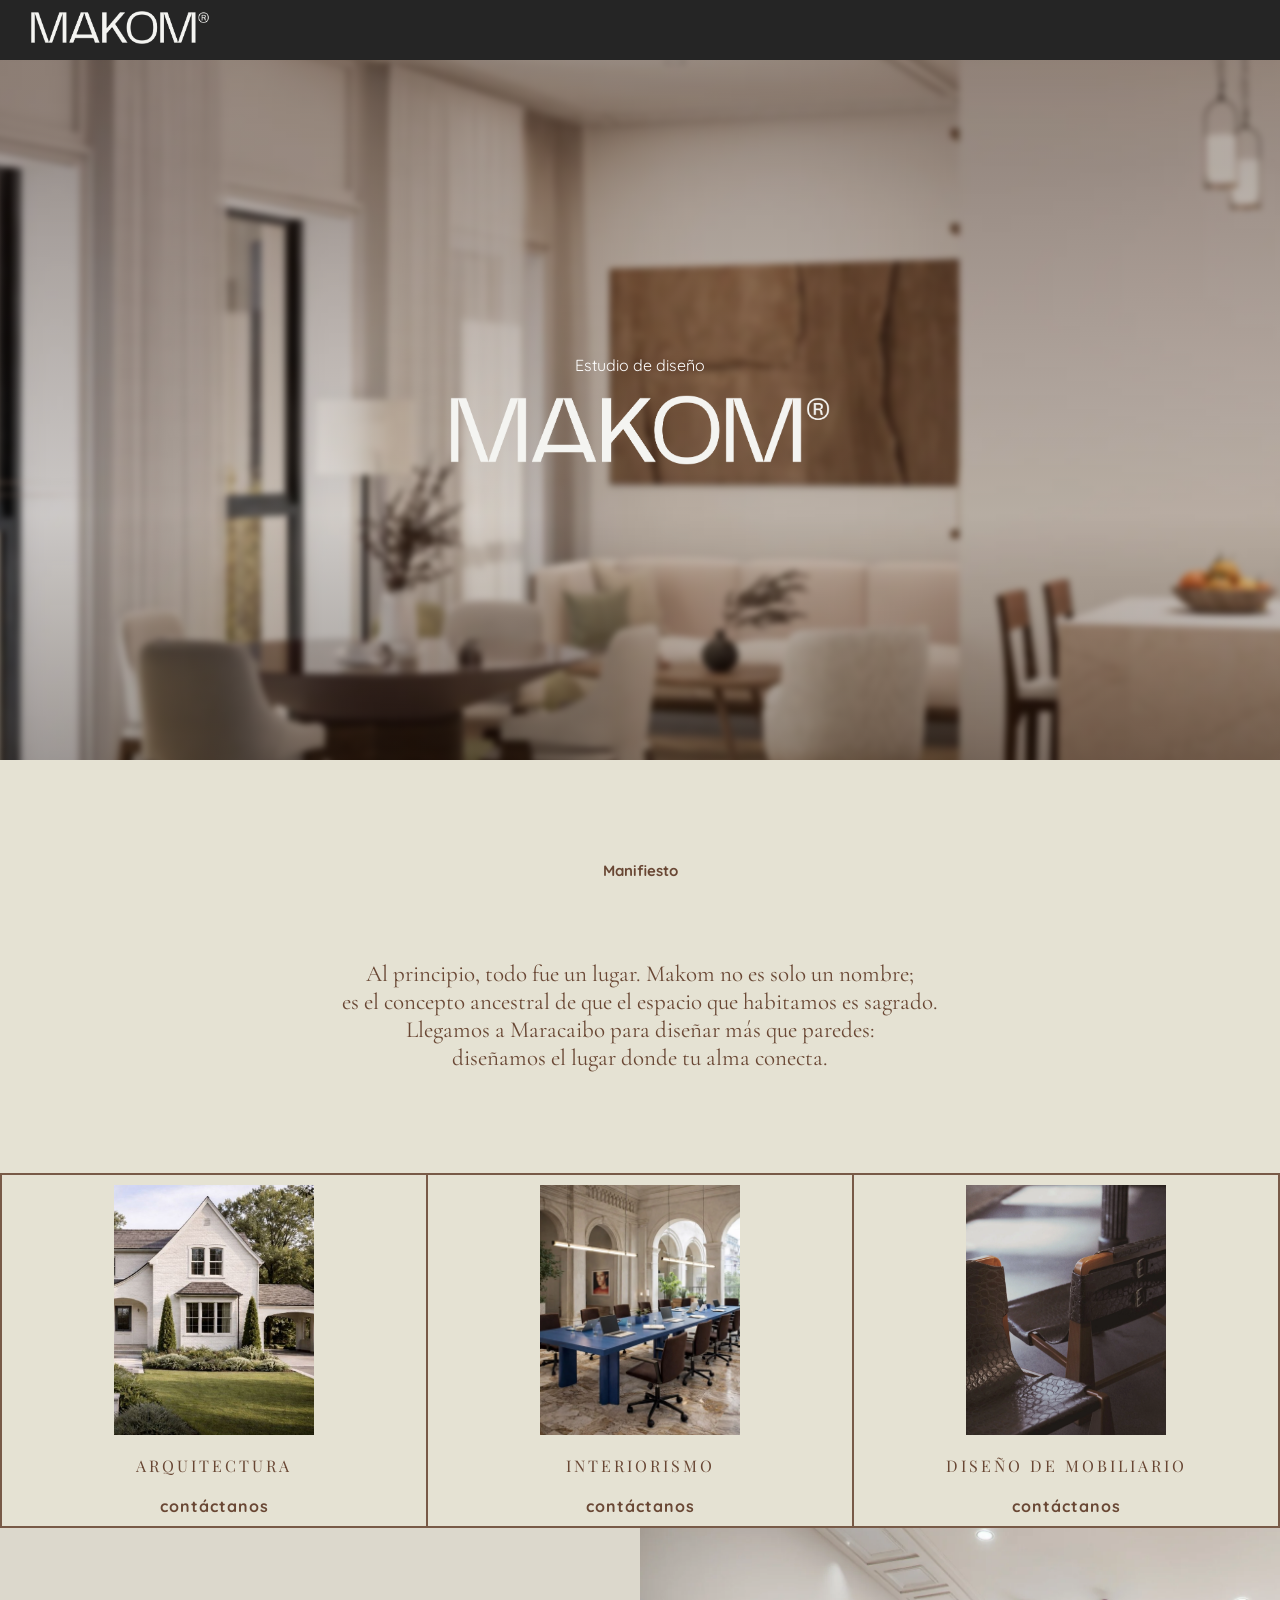
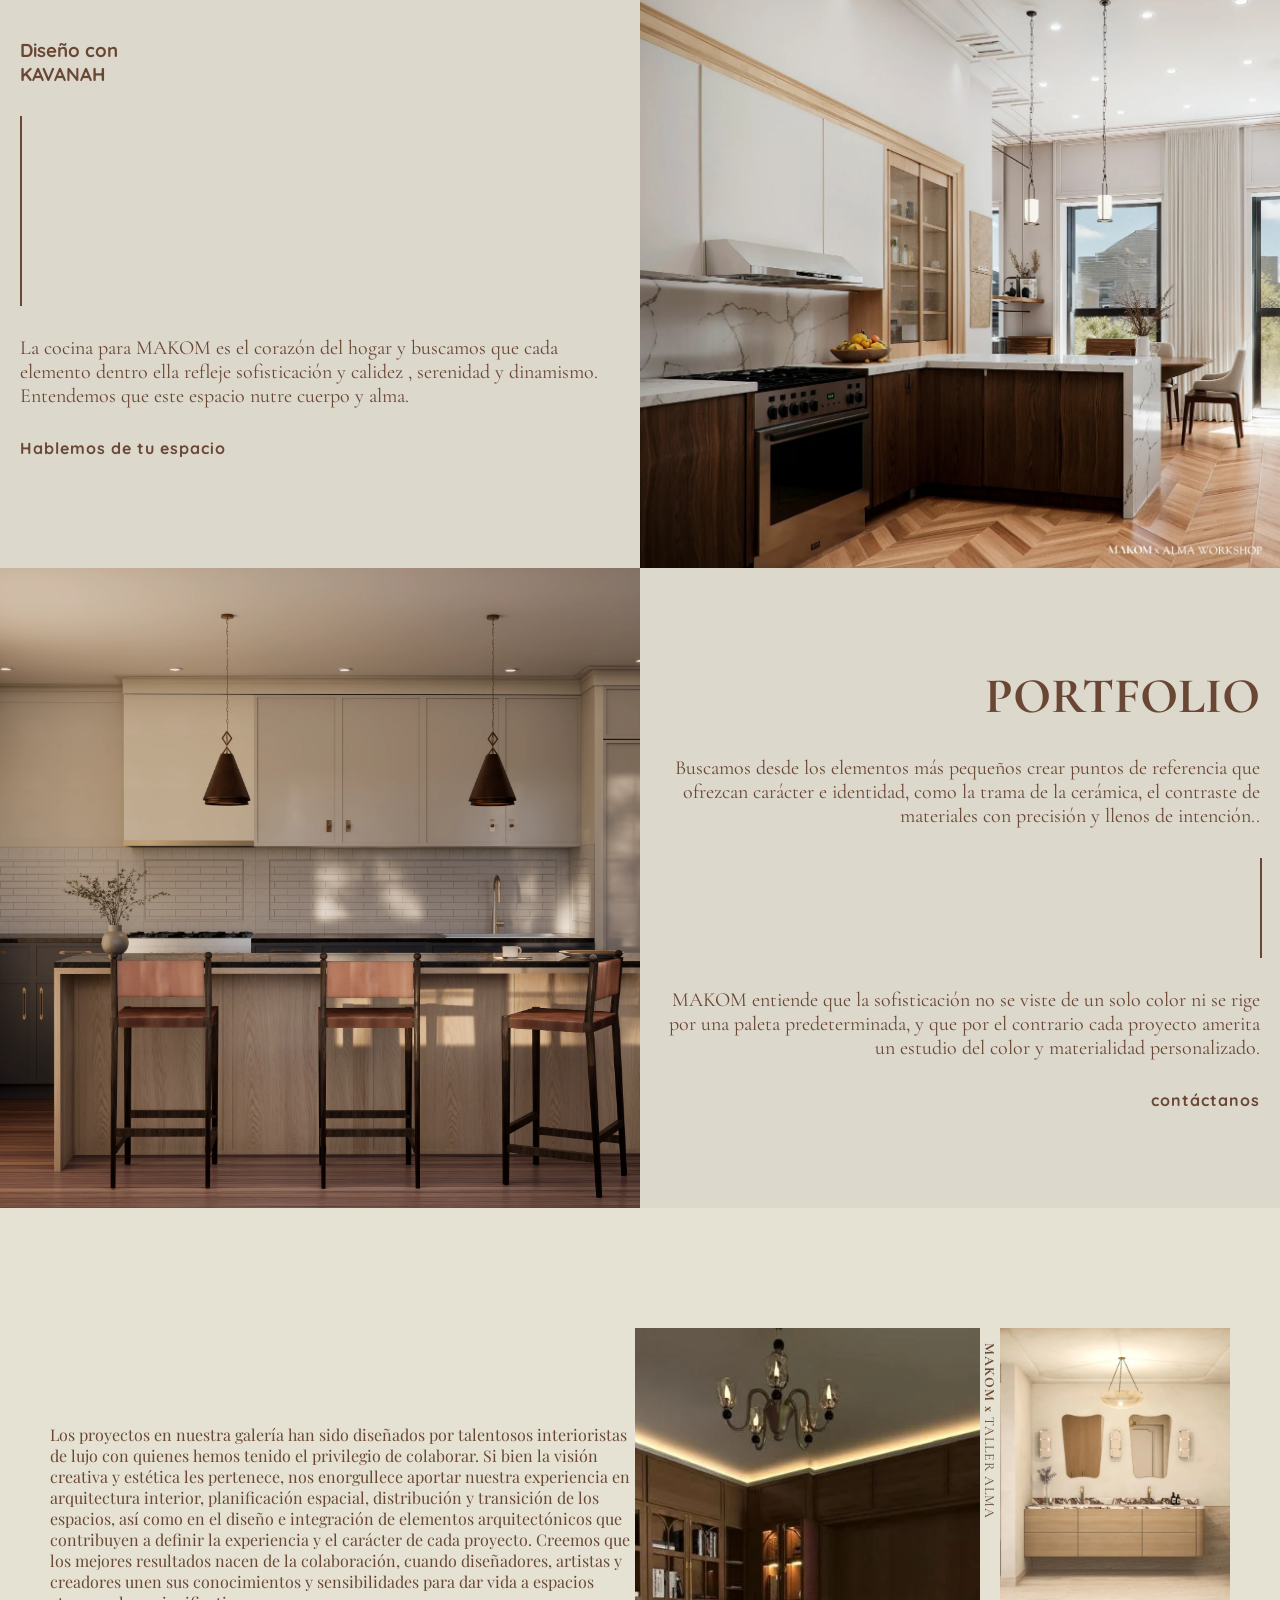
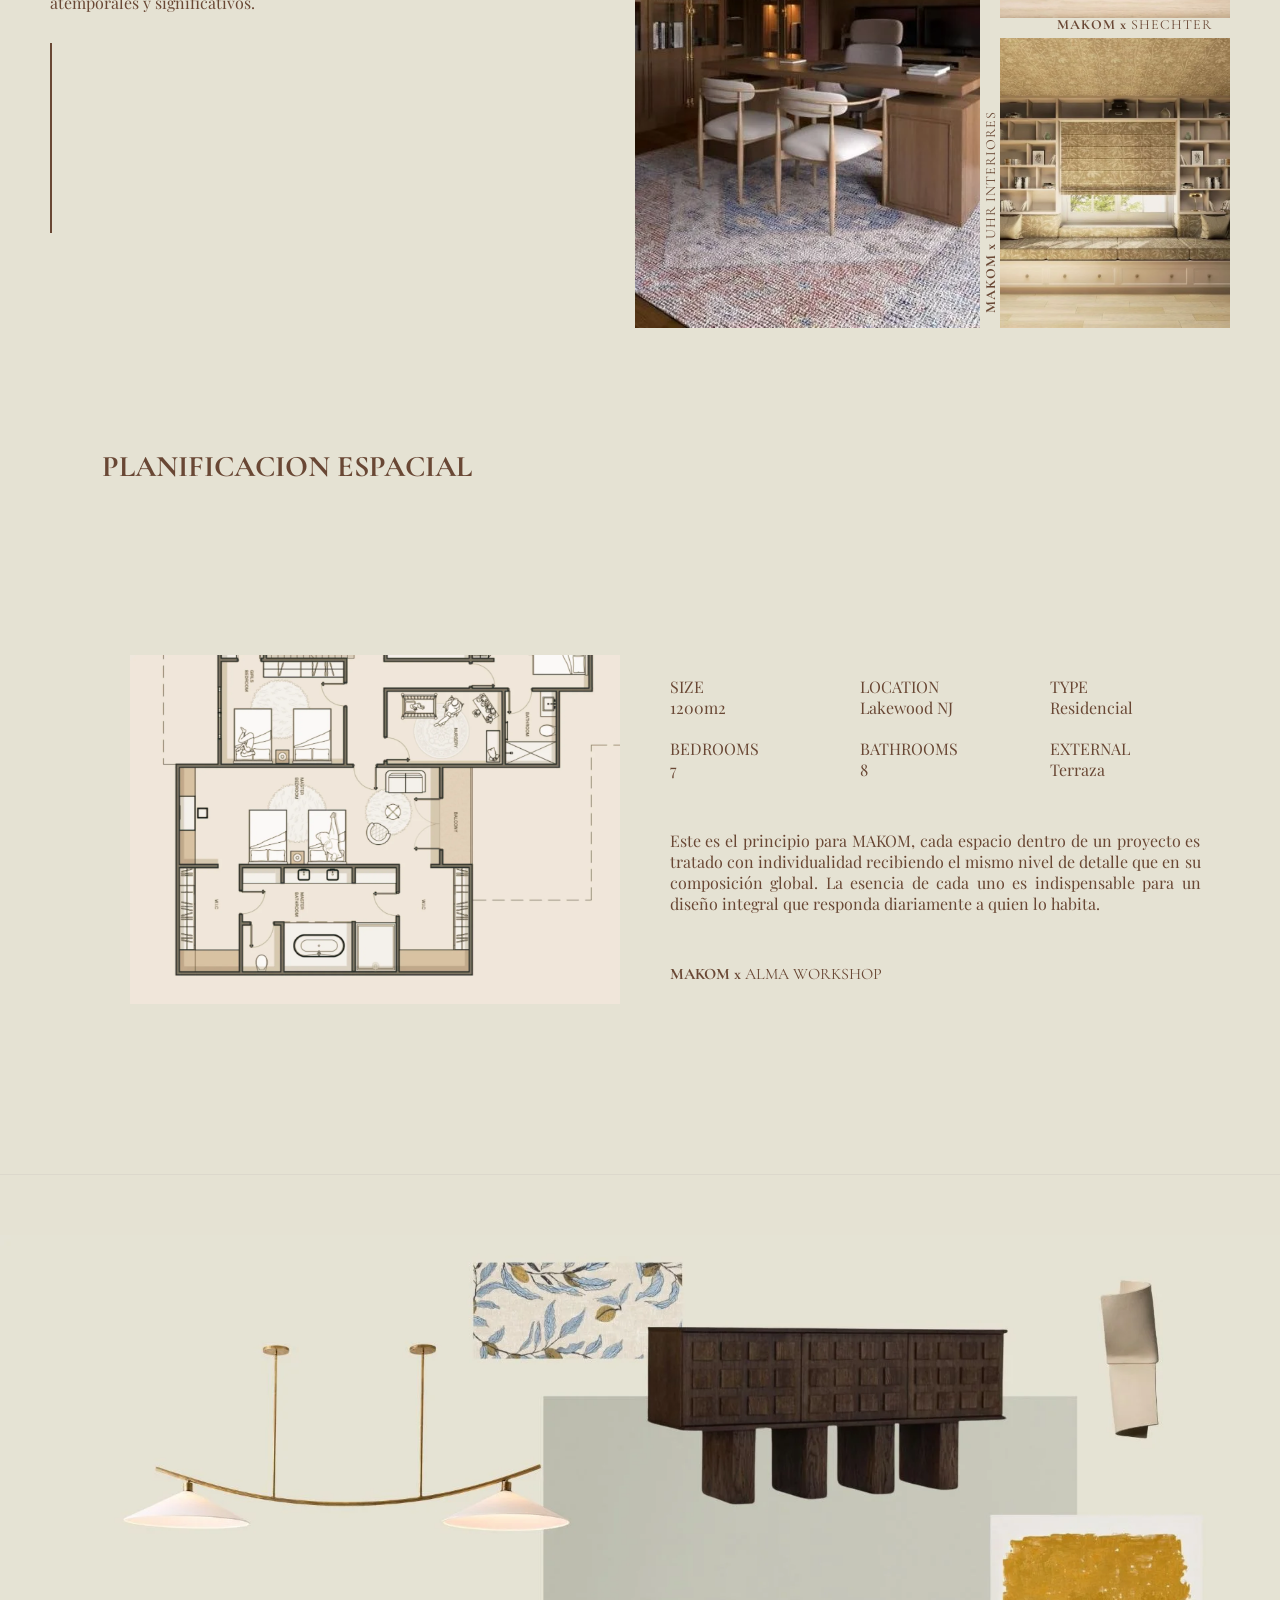
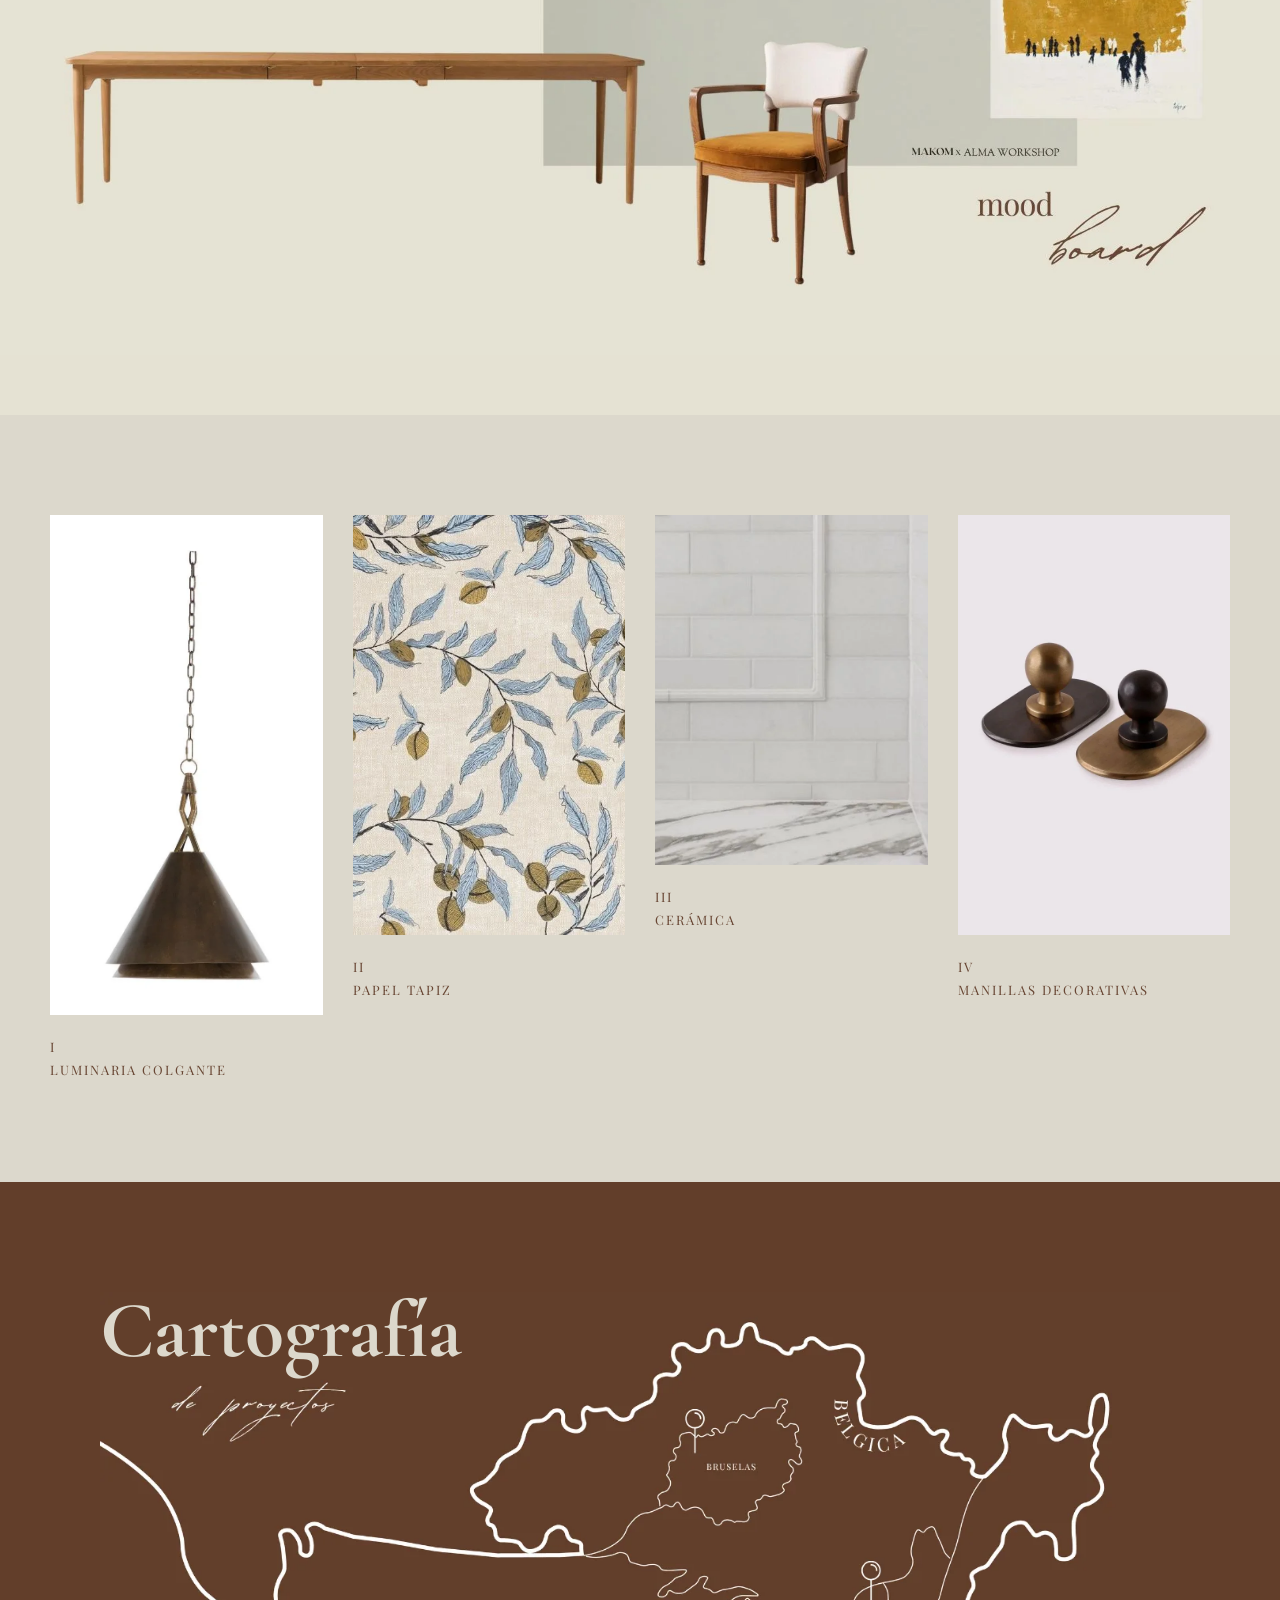
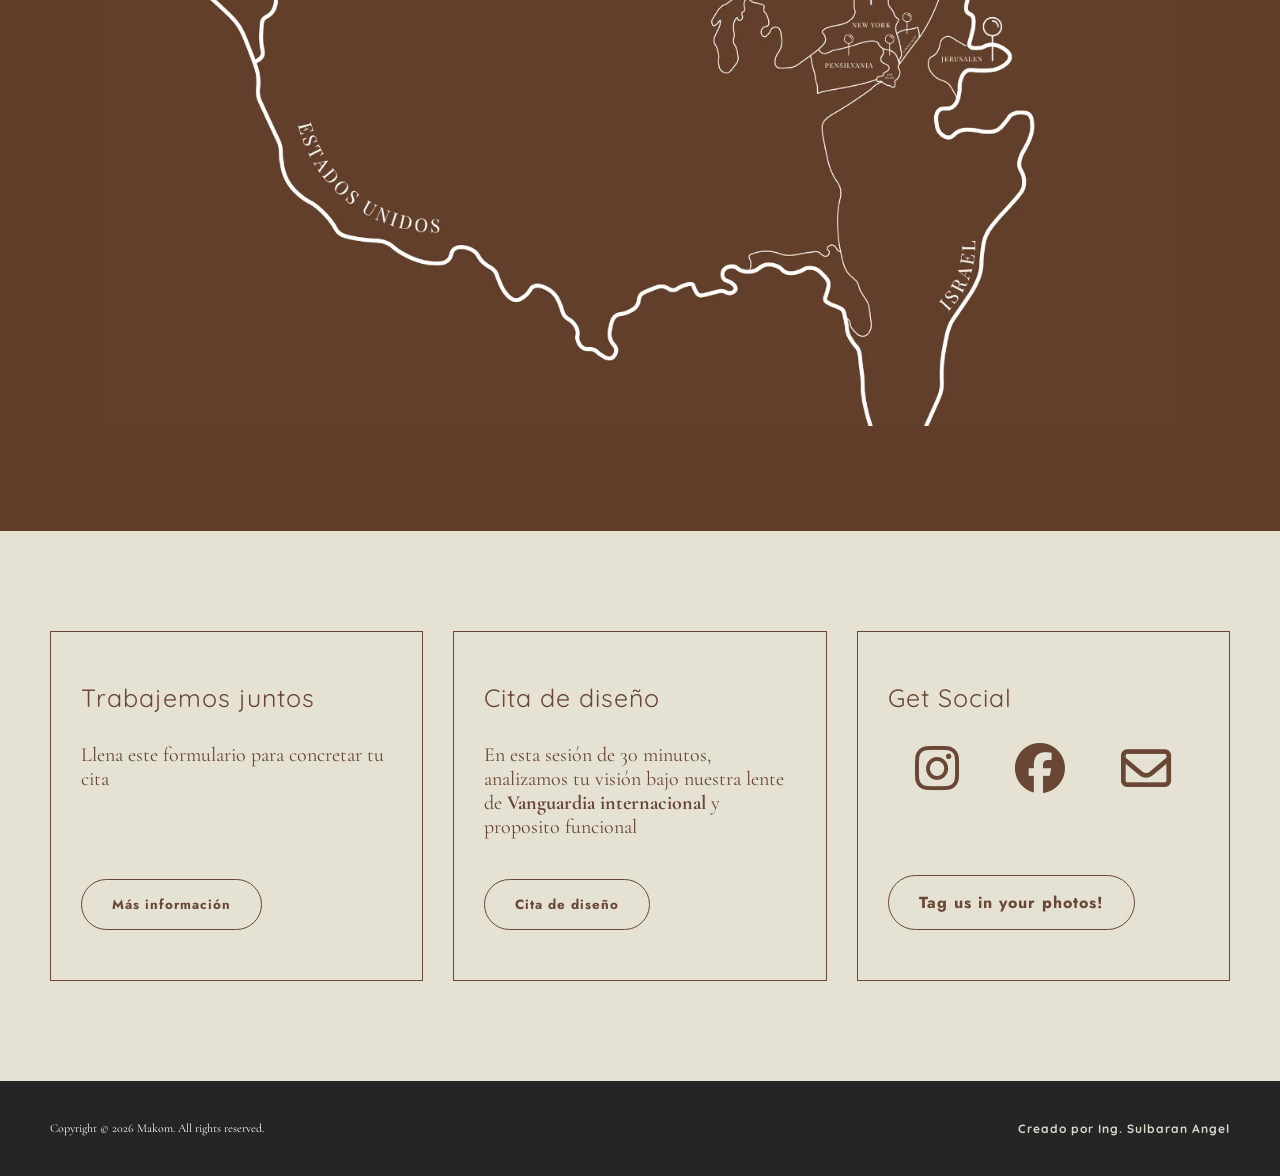
<file: index.html>
<!DOCTYPE html>
<html lang="es">
<head>
    <meta charset="UTF-8">
    <meta name="viewport" content="width=device-width, initial-scale=1.0">
    <meta name="description" content="Makom es un estudio de diseño de interiores y arquitectura. Diseñamos espacios con propósito, ofreciendo servicios de arquitectura, interiorismo y diseño de mobiliario.">
    <meta name="keywords" content="Makom, diseño, interiores, arquitectura, interiorismo, diseño de mobiliario, estudio de diseño, Maracaibo, remodelación, planificación espacial, Kavanah">
    <meta name="author" content="Ing. Sulbaran Angel">
    <meta name="robots" content="index, follow">
    <meta property="og:title" content="Makom | Estudio de Diseño e Interiorismo">
    <meta property="og:description" content="Diseñamos el lugar donde tu alma conecta. Especialistas en arquitectura, interiorismo y mobiliario de lujo.">
    <meta property="og:image" content="img/inicial negro.webp">
    <meta property="og:type" content="website">
    <link rel="stylesheet" href="https://cdnjs.cloudflare.com/ajax/libs/font-awesome/6.5.1/css/all.min.css">
    <link rel="stylesheet" href="style.css">
    <link rel="icon" type="image/x-icon" href="img/inicial negro.webp">
    <link href="https://fonts.googleapis.com/css2?family=Cormorant+Garamond:ital,wght@0,300;0,400;0,600;1,300;1,400&family=Jost:wght@300;400;500&display=swap" rel="stylesheet"/>
    <link href="https://fonts.googleapis.com/css2?family=Playfair+Display:wght@400&family=WindSong:wght@400&family=Carattere&family=Mea+Culpa&display=swap" rel="stylesheet">
    <link rel="preconnect" href="https://fonts.googleapis.com">
    <link rel="preconnect" href="https://fonts.gstatic.com" crossorigin>
    <link href="https://fonts.googleapis.com/css2?family=Playfair+Display:ital,wght@0,400..900;1,400..900&family=Quicksand:wght@300..700&display=swap" rel="stylesheet">
    <script type="application/ld+json">
        {
        "@context": "https://schema.org",
        "@type": "LocalBusiness",
        "name": "Makom Estudio de Diseño",
        "image": "https://www.makomlab.com/img/inicial%20negro.webp",
        "@id": "https://www.makomlab.com",
        "url": "https://www.makomlab.com",
        "telephone": "+1 (917) 826-2053",
        "priceRange": "$$$",
        "address": {
            "@type": "PostalAddress",
            "streetAddress": "Tu Dirección Completa",
            "addressLocality": "Maracaibo",
            "addressRegion": "Zulia",
            "postalCode": "4001",
            "addressCountry": "VE"
        },
        "geo": {
            "@type": "GeoCoordinates",
            "latitude": 10.6417, 
            "longitude": -71.6292
        },
        "sameAs": [
            "https://www.instagram.com/makomvzla"
        ]
        }
    </script>
    <title>Makom | Estudio de Diseño e Interiorismo</title>
</head>

<body>
    <header>
        <div class="logo">
            <img src="img/png/logotipo star white.png" alt="Makom Logo">
        </div>

        <!-- Desktop nav — idéntico al original -->
        <nav>
            <ul>
                <li><a href="#manifiesto">Manifesto</a></li>
                <li><a href="#services">Servicios</a></li>
                <li><a href="#kavana">Kavanah</a></li>
                <li><a href="#portafolio">Portfolio</a></li>
                <li><a href="#Cartografia">Cartografia</a></li>
                <li><a href="#contactanos">Contáctanos</a></li>
            </ul>
        </nav>

        <!-- Hamburger — solo visible en móvil -->
        <button class="hamburger" id="menuBtn" aria-label="Abrir menú">
            <span></span>
            <span></span>
            <span></span>
        </button>
    </header>

    <!-- Nav drawer móvil -->
    <div class="nav-drawer" id="navDrawer">
        <ul>
            <li><a href="#manifiesto" class="nav-link">Manifesto</a></li>
            <li><a href="#services"   class="nav-link">Servicios</a></li>
            <li><a href="#kavana"     class="nav-link">Kavanah</a></li>
            <li><a href="#portafolio" class="nav-link">Portfolio</a></li>
            <li><a href="#Cartografia"class="nav-link">Cartografia</a></li>
            <li><a href="#contactanos"class="nav-link">Contáctanos</a></li>
        </ul>
    </div>
    <div class="nav-overlay" id="navOverlay"></div>

    <main>
        <section class="baner">
            <div class="description">
                <p>Estudio de diseño</p>
                <img src="img/png/logotipo star white.png" alt="Makom Logo">
            </div>
        </section>

        <section class="manifiesto" id="manifiesto">
            <h3>Manifiesto</h3>
            <p>Al principio, todo fue un lugar. Makom no es solo un nombre; <br>es el concepto ancestral de 
            que el espacio que habitamos es sagrado. <br>Llegamos a Maracaibo para diseñar más que 
            paredes: <br>diseñamos el lugar donde tu alma conecta.
</p>
        </section>

        <section class="cards" id="services">
            <div class="card">
                <div class="contenedor">
                    <img src="img/x.jpg" alt="imagen de la tarjeta x.jpg">
                    <h4> ARQUITECTURA</h4>
                    <a href="#contactanos">contáctanos</a>
                </div>
            </div>
             <div class="card">
                <div class="contenedor">
                    <img src="img/21.webp" alt="imagen de la tarjeta 21.webp">
                    <h4>INTERIORISMO</h4>
                    <a href="#contactanos">contáctanos</a>
                </div>
            </div>
             <div class="card">
                <div class="contenedor">
                    <img src="img/pp.webp" alt="imagen de la tarjeta pp.webp">
                    <h4>DISEÑO DE MOBILIARIO</h4>
                    <a href="#contactanos">contáctanos</a>
                </div>
            </div>
        </section>

        <section class="dist">
            <div class="fila" id="kavana">
                <div class="left">
                    <h3 id="Kavana">Diseño con <br> KAVANAH</h3>
                    <div class="line">
                        <hr>
                    </div>
                    <p>La cocina para MAKOM es el corazón del hogar y buscamos que cada elemento dentro ella refleje sofisticación y calidez , serenidad y dinamismo. Entendemos que este espacio nutre cuerpo y alma.
                    </p>
                    <a href="#contactanos">Hablemos de tu espacio</a>
                </div>
                <div class="right">
                    <img src="img/p.webp" alt="imagen de la historia p.webp">
                </div>
            </div>
            <div class="fila-reverse">
                <div class="left" id="portafolio">
                    <img src="img/17.webp" alt="imagen de la historia 17.webp">
                </div>
                <div class="right">
                    <h3 id="port">PORTFOLIO</h3>
                     <p>Buscamos desde los elementos más pequeños crear puntos de referencia que ofrezcan carácter e identidad, como la trama de la cerámica, el contraste de materiales con precisión y llenos de intención.. </p>
                    <div class="line-reverse">
                        <hr>
                    </div>
                    <p>
                        MAKOM  entiende que la sofisticación no se viste de un solo color ni se rige por una paleta predeterminada, y que por el contrario cada proyecto amerita un estudio del color y materialidad personalizado.
                    </p>
                    <a class="service" href="#contactanos">contáctanos</a>
                </div>
            </div>
        </section>

        <section class="galery">
            <div class="fila">
                <div class="left">
                    <p>
                        Los proyectos en nuestra galería han sido diseñados por talentosos interioristas de lujo con quienes hemos tenido el privilegio de colaborar. Si bien la visión creativa y estética les pertenece, nos enorgullece aportar nuestra experiencia en arquitectura interior, planificación espacial, distribución y transición de los espacios, así como en el diseño e integración de elementos arquitectónicos que contribuyen a definir la experiencia y el carácter de cada proyecto. Creemos que los mejores resultados nacen de la colaboración, cuando diseñadores, artistas y creadores unen sus conocimientos y sensibilidades para dar vida a espacios atemporales y significativos.
                    </p>
                    <div class="line">
                        <hr>
                    </div>
                </div>
                <div class="right">
                    <div class="grande colab-wrapper">
                        <img src="img/colaboradores/Alma/1.webp" alt="alma img 1">
                        <span class="colab-name colab-v-top"> <STRong>MAKOM x</STRong> TALLER ALMA</span>
                    </div>
                    <div class="colab-wrapper">
                        <img src="img/colaboradores/Shechter/1.webp" alt="shechter img 1" class="foto-chica">
                        <span class="colab-name colab-h-bottom"> <STRong>MAKOM x</STRong> SHECHTER</span>
                    </div>
                    <div class="colab-wrapper">
                        <img src="img/colaboradores/uhr interiores/1.webp" alt="uhr interiores img 1" class="foto-chica">
                        <span class="colab-name colab-v-bottom"> <STRong>MAKOM x</STRong> UHR INTERIORES</span>
                    </div>
                </div>
            </div>
            <h3>PLANIFICACION
            ESPACIAL</h3>
            <div class="fila">
                <div class="left plano">
                    <img src="img/50.webp" alt="imagen de la galeria 50.webp">
                </div>
                <div class="rigth2">
                    <div class="c">
                        <div class="f">
                            <div class="celda">
                                <p>SIZE <br>1200m2</p>
                            </div>
                            <div class="celda">
                                <p>LOCATION <br>Lakewood NJ</p>
                            </div>
                            <div class="celda">
                                <p>TYPE <br>Residencial</p>
                            </div>
                        </div>
                        <div class="f">
                            <div class="celda">
                                <p>BEDROOMS <br>7</p>
                            </div>
                            <div class="celda">
                                <p>BATHROOMS <br>8</p>
                            </div>
                            <div class="celda">
                                <p>EXTERNAL<br>Terraza</p>
                            </div>
                        </div>
                    </div>
                    <p>Este es el principio para MAKOM, cada espacio dentro de un proyecto es tratado con individualidad recibiendo el mismo nivel de detalle que en su composición global. La esencia de cada uno es indispensable para  un diseño integral que responda diariamente a quien lo habita.</p>
                    
                    <span> <strong class="n">MAKOM x</strong> ALMA WORKSHOP</span>


                </div>
            </div>
        </section>

        <section class="mood-board">
            <div class="mood-container">
                <img src="img/mood.webp" alt="mood board img">
            </div>
        </section>

        <section class="niveles">
            <div class="fila">
                <div class="dising">
                    <img src="img/lampara2.webp" alt="lampara 2 img">
                    <p>I <br> LUminaria colgante </p>
                </div>
                <div class="dising" id="papel">
                    <img src="img/16.webp" alt="imagen de la galeria 16.webp">
                    <p>II <br>Papel tapiz </p>
                </div>
                <div class="dising" id="ceramica">
                    <img src="img/ceramica.webp" alt="ceramica img">
                    <p>III <br> Cerámica</p>
                </div>
                <div class="dising" id="manillas">
                    <img src="img/Manillas.webp" alt="manillas img">
                    <p>IV <br> Manillas Decorativas</p>
                </div>
            </div>
        </section>

        <section class="press" id="Cartografia">
            <h3>Cartografía</h3>
                <div class="line">
                    <hr>
                </div>
            <img src="img/cartografia.webp" alt="Mapa" class="map-img">
        </section>

        <section class="wellhall" id="contactanos">
            <div class="fila">
                <div class="box">
                    <h4>Trabajemos juntos</h4>
                    <div class="inf">
                        <p>Llena este formulario para concretar tu cita</p>
                    </div>
                    <button id="open-info" class="btn-pill"> Más información </button>
                </div>
                <div class="box">
                    <h4>Cita de diseño</h4>
                    <p>En esta sesión de 30 minutos, analizamos tu visión bajo nuestra lente de <strong> Vanguardia internacional</strong> y proposito funcional </p>
                    <button id="open-cita" class="btn-pill"> Cita de diseño </button>
                </div>
                <div class="box">
                    <h4>Get Social</h4>
                    <div class="redes">
                        <a href="https://www.instagram.com/makomvzla?igsh=cWd1b2UxZ21uaHk1"><i class="fa-brands fa-instagram"></i></a>
                        <a href=""><i class="fa-brands fa-facebook"></i></a>
                        <a href="mailto:Info@makomlab.com"><i class="fa-regular fa-envelope"></i></a>
                    </div>
                    <a href="#" class="btn-pill"> Tag us in your photos! </a>
                </div>
            </div>
        </section>

        <!-- Modal 1: Más Información -->
        <div id="modal-info" class="modal">
            <div class="modal-content">
                <span class="close-btn" data-modal="modal-info">&times;</span>
                <h3>Trabajemos juntos</h3>
                <form class="modal-form" id="form-info">
                    <label for="nombre">Nombre</label>
                    <input type="text" id="nombre" name="name" placeholder="Tu Nombre" required>
                    <label for="correo">Correo electrónico</label>
                    <input type="email" id="correo" name="email" placeholder="Tu Correo electrónico" required>
                    <label for="presupuesto">Presupuesto del proyecto (opcional)</label>
                    <input type="text" id="presupuesto" name="presupuesto" placeholder="500$ de presupuesto aproximado para el proyecto?">
                    <label for="pregunta1">Que espacio estás interesado en diseñar?</label>
                    <input type="text" id="pregunta1" name="espacio_a_disenar" placeholder="Respuesta">
                    <label for="pregunta2">Cuál seía su función? Ej. relajante, trabajo, área social o entrenamiento</label>
                    <input type="text" id="pregunta2" name="funcion_del_espacio" placeholder="Respuesta">
                    <label for="pregunta3">Te gusta algún estilo en especifico? Ej, contemporaneo, clasico, minimalista...</label>
                    <input type="text" id="pregunta3" name="estilo_preferido" placeholder="Respuesta">
                    <label for="pregunta4">Que piezas de mobiliario desearías conservar?</label>
                    <input type="text" id="pregunta4" name="mobiliario_a_conservar" placeholder="Respuesta">
                    <label for="mensaje">Cuéntanos sobre tu proyecto (Mensaje)</label>
                    <textarea name="mensaje" placeholder="Cuéntanos sobre tu proyecto (Mensaje)" required></textarea>
                    <button type="submit" class="btn-pill">Enviar Mensaje</button>
                </form>
            </div>
        </div>

        <!-- Modal 2: Cita de Diseño -->
        <div id="modal-cita" class="modal">
            <div class="modal-content">
                <span class="close-btn" data-modal="modal-cita">&times;</span>
                <h3>Cita de diseño</h3>
                <form class="modal-form" id="form-cita">
                    <label for="nombre2">Nombre</label>
                    <input type="text" id="nombre2" name="name" placeholder="Nombre" required>
                    <label for="correo2">Correo electrónico</label>
                    <input type="email" id="correo2" name="email" placeholder="Correo electrónico" required>
                    <label for="pregunta">Que espacios estás interesado en diseñar</label>
                    <input type="text" name="espacios_interes" placeholder="Respuesta">
                    <label for="pregunta2b">Cual sería su funcion? Ej, contemporaneo, clásico, minimailista...</label>
                    <input type="text" name="estilo_funcion" placeholder="Respuesta">
                    <label for="pregunta3b">Tienes preferencias/rechazo a ciertos colores (indicanos en ambos casos los colores por separados)</label>
                    <input type="text" name="preferencias_colores" placeholder="Respuesta">
                    <label for="pregunta4b">Tienes fotos del espacio en su estado actual?</label>
                    <input type="text" name="fotos_actuales" placeholder="Respuesta">
                    <label for="mensaje2">Cuéntanos sobre tu proyecto (Mensaje)</label>
                    <textarea id="mensaje2" name="mensaje" placeholder="Cuéntanos sobre tu proyecto (Mensaje)" required></textarea>
                    <button type="submit" class="btn-pill">Agendar Cita</button>
                </form>
            </div>
        </div>
    </main>

    <footer>
        <p>Copyright © 2026 Makom. All rights reserved.</p>
        <div class="redes"></div>
        <a href="">Creado por Ing. Sulbaran Angel</a>
    </footer>

    <script src="script.js"></script>
    <script>
        /* ── Hamburger / Nav Drawer ── */
        const menuBtn    = document.getElementById('menuBtn');
        const navDrawer  = document.getElementById('navDrawer');
        const navOverlay = document.getElementById('navOverlay');

        function openMenu() {
            menuBtn.classList.add('open');
            navDrawer.classList.add('open');
            navOverlay.classList.add('open');
            document.body.style.overflow = 'hidden';
        }
        function closeMenu() {
            menuBtn.classList.remove('open');
            navDrawer.classList.remove('open');
            navOverlay.classList.remove('open');
            document.body.style.overflow = '';
        }

        menuBtn.addEventListener('click', () =>
            navDrawer.classList.contains('open') ? closeMenu() : openMenu()
        );
        navOverlay.addEventListener('click', closeMenu);
        document.querySelectorAll('.nav-link').forEach(l => l.addEventListener('click', closeMenu));

        /* ── Modals ── */
        function openModal(id) {
            const m = document.getElementById(id);
            m.style.display = 'flex';
            document.body.style.overflow = 'hidden';
        }
        function closeModal(id) {
            const m = document.getElementById(id);
            m.style.display = 'none';
            document.body.style.overflow = '';
        }

        document.getElementById('open-info').addEventListener('click', () => openModal('modal-info'));
        document.getElementById('open-cita').addEventListener('click', () => openModal('modal-cita'));

        document.querySelectorAll('.close-btn').forEach(btn => {
            btn.addEventListener('click', () => closeModal(btn.dataset.modal));
        });
        document.querySelectorAll('.modal').forEach(modal => {
            modal.addEventListener('click', e => {
                if (e.target === modal) closeModal(modal.id);
            });
        });
    </script>
</body>
</html>
</file>
<file: style.css>
/* ============================================================
   VARIABLES & FONTS
   ============================================================ */
:root {
    --dark-grey:    #252525;
    --oat:          #e5e2d3;
    --olive-branch: #dcd8cc;
    --marron-linea: #785a47;
    --marron:       #694734;
    --white-defecto:#ffffff;
    --black-defecto:#000000;
    --font-display:    'Cormorant Garamond', Georgia, serif;
    --font-body:       'Jost', sans-serif;
    --font-parrafo:    'Playfair Display', Georgia, serif;
    --font-subVariable:'Playfair Display', serif;
    --font-subtitulos: 'Quicksand', sans-serif;
}

@font-face {
    font-family: 'boungiorno-rastellino';
    src: url(./fonts/Buongiorno_Rastellino.otf) format('opentype');
    font-weight: normal;
    font-style: normal;
}

/* ============================================================
   RESET
   ============================================================ */
* {
    margin: 0;
    padding: 0;
    box-sizing: border-box;
}

html { scroll-behavior: smooth; }

body {
    font-family: var(--font-display);
    background-color: var(--oat);
    overflow-x: hidden;
}

/* ============================================================
   HEADER — DESKTOP
   ============================================================ */
header {
    display: flex;
    align-items: center;
    justify-content: space-between;
    height: 60px;
    background-color: var(--dark-grey);
    padding: 0 30px;
    position: sticky;
    top: 0;
    z-index: 100;
}

header img { width: 180px; }

ul {
    list-style: none;
    display: flex;
    align-items: center;
    gap: 20px;
}

a {
    color: var(--marron);
    letter-spacing: 1px;
    transition: color 0.3s ease;
    font-family: var(--font-subtitulos);
    text-decoration: none;
    font-weight: bold;
}

li a { color: var(--white-defecto); }

/* Hamburger — hidden on desktop */
.hamburger { display: none; }

/* Nav drawer — hidden on desktop */
.nav-drawer  { display: none; }
.nav-overlay { display: none; }

/* ============================================================
   BANNER
   ============================================================ */
.baner {
    width: 100%;
    height: 700px;
    display: flex;
    align-items: center;
    justify-content: center;
    position: relative;
    overflow: hidden;
}

.baner::before {
    content: "";
    position: absolute;
    top: -10px;
    left: -10px;
    width: calc(100% + 40px);
    height: calc(100% + 40px);
    background-image: url("img/19.webp");
    background-position: center;
    background-size: cover;
    background-repeat: no-repeat;
    filter: blur(3px);
    z-index: -1;
    transform: scale(1.1);
}

.description {
    position: absolute;
    inset: 0;
    background: linear-gradient(
        180deg,
        rgba(38,18,10,.35) 15%,
        rgba(30,18,10,.15) 65%,
        rgba(30,18,10,.45) 110%
    );
    color: var(--white-defecto);
    filter: none;
    text-align: center;
    display: flex;
    flex-direction: column;
    align-items: center;
    justify-content: center;
}

.description img {
    margin-top: 20px;
    width: 30%;
}

/* ============================================================
   MANIFIESTO
   ============================================================ */
.manifiesto {
    display: flex;
    flex-direction: column;
    align-items: center;
    justify-content: center;
    padding: 100px 150px;
    gap: 80px;
    border: solid 1px var(--oat);
    background-color: var(--oat);
    color: var(--marron);
}

.manifiesto h3 { font-size: 15px; }

.manifiesto h3,
.dist .fila .left h3,
.wellhall h4,
.description p {
    font-family: var(--font-subtitulos);
}

.manifiesto p {
    width: 900px;
    font-size: 23px;
    text-align: center;
}

/* ============================================================
   CARDS / SERVICES
   ============================================================ */
.cards {
    display: grid;
    grid-template-columns: repeat(3, 1fr);
    border: solid 1px var(--marron-linea);
}

.card {
    display: flex;
    flex-direction: column;
    align-items: center;
    justify-content: center;
    border: solid 1px var(--marron-linea);
    background-color: var(--oat);
    padding: 50px;
}

.card .contenedor {
    display: flex;
    flex-direction: column;
    gap: 20px;
    align-items: center;
    text-align: center;
    color: var(--marron);
}

.card .contenedor img {
    width: 200px;
    height: 250px;
    object-fit: cover;
}

.card h4 {
    font-family: var(--font-subVariable);
    font-weight: 100;
    letter-spacing: 3px;
}

/* ============================================================
   DIST — KAVANAH + PORTFOLIO
   ============================================================ */
.fila,
.fila-reverse {
    display: grid;
    grid-template-columns: 1fr 1fr;
}

.dist { background-color: var(--olive-branch); }

.dist .fila > div,
.dist .fila-reverse > div {
    aspect-ratio: 1 / 1;
}

.fila .left,
.fila-reverse .right {
    display: flex;
    flex-direction: column;
    padding: 0 165px;
    color: var(--marron);
    gap: 30px;
    margin: auto;
    justify-content: center;
}

.fila-reverse .right { text-align: right; }

.line-reverse hr { margin-left: 100%; }

.left .line hr,
.line-reverse hr {
    border: none;
    width: 2px;
    height: 190px;
    background-color: var(--marron);
}

.line-reverse hr { 
    height: 100px; 
}

.right img,
.fila-reverse .left img {
    width: 100%;
    height: 100%;
    object-fit: cover;
    display: block;
}

#port      { font-size: 50px; }

/* ============================================================
   GALLERY
   ============================================================ */
.galery {
    border-bottom: solid 1px var(--olive-branch);
    color: var(--marron);
}

.galery .fila {
    display: flex;
    align-items: center;
    justify-content: center;
    padding: 120px 50px;
}

.galery .fila .left {
    width: 50%;
    margin: 0;
    padding: 0;
}

.galery .fila .left p { margin: 0; padding: 0; }

.dist .fila .left p,
.dist .fila-reverse .right p { font-size: 20px; }

.galery .fila .right {
    display: grid;
    grid-template-columns: 1.5fr 1fr;
    grid-template-rows: 1fr 1fr;
    gap: 20px;
    width: 600px;
    height: 600px;
}

.grande { grid-row: 1 / span 2; height: 100%; }

/* --- Estilos Colaboradores Galería --- */
.colab-wrapper {
    position: relative;
    width: 100%;
    height: 100%;
}

.colab-name {
    position: absolute;
    font-size: 14px;
    letter-spacing: 1px;
    color: var(--marron);
    white-space: nowrap;
    pointer-events: none;
}

/* Grande: Lado derecho, pegado arriba, lectura arriba-abajo */
.colab-v-top { top: 15px; right: -18px; writing-mode: vertical-lr; }

/* Segunda: Parte inferior, pegado derecha, lectura izq-der */
.colab-h-bottom { bottom: -15px; right: 18px; }

/* Tercera: Lado izquierdo, pegado abajo, lectura abajo-arriba */
.colab-v-bottom { bottom: 15px; left: -18px; writing-mode: vertical-lr; transform: rotate(180deg); }

.grande img,
.foto-chica {
    width: 100%;
    height: 100%;
    object-fit: cover;
    display: block;
    transition: opacity 0.8s ease-in-out, transform 0.8s ease-in-out;
}

@keyframes blinkEffect {
    0%, 100% { opacity: 1; transform: scale(1); }
    45%       { opacity: 1; }
    50%       { opacity: 0; transform: scale(0.95); }
    55%       { opacity: 1; }
}

.animate-8s  { animation: blinkEffect  8s infinite; }
.animate-10s { animation: blinkEffect 10s infinite; }
.animate-12s { animation: blinkEffect 12s infinite; }

.galery p { font-family: var(--font-parrafo); }

.galery h3 { font-size: 30px; }

.galery h3,
.galery p {
    color: var(--marron);
    margin-left: 8%;
}

.galery .fila .rigth2 .f {
    display: flex;
    gap: 40px;
    width: 100%;
    flex-wrap: wrap;
}

.galery .fila .rigth2 .c {
    display: flex;
    flex-direction: column;
    gap: 20px;
}

.celda p {
    width: auto;
    flex: 1;
    min-width: 150px;
}

.galery .fila .rigth2 P { margin: 0; text-align: justify; }

.galery .fila .rigth2 {
    gap: 50px;
    display: flex;
    flex-direction: column;
    width: 45%;
}

/* ============================================================
   MOOD BOARD — DESKTOP
   ============================================================ */
.mood-board {
    background-color: var(--oat);
    padding: 60px 0;
    width: 100%;
    display: flex;
    justify-content: center;
    align-items: center;
}

.plano { padding: 50px !important; }

.mood-container,

.mood-container img {
    width: 100%;
    height: auto;
    display: block;
}

/* ============================================================
   NIVELES
   ============================================================ */
.niveles {
    padding: 100px 50px;
    background-color: var(--olive-branch);
}

.niveles .fila {
    display: grid;
    grid-template-columns: repeat(4, 1fr);
    gap: 30px;
}

.dising {
    text-align: center;
    display: flex;
    flex-direction: column;
    gap: 20px;
    color: var(--marron);
}

.dising img         { width: 100%; height: 500px; object-fit: cover; }
#papel img,
#manillas img       { height: 420px; }
#ceramica img       { height: 350px; }

.dising p {
    font-size: 13px;
    font-family: var(--font-parrafo);
    letter-spacing: 2px;
    line-height: 1.8;
    text-transform: uppercase;
    text-align: left;
}

/* ============================================================
   CARTOGRAFÍA
   ============================================================ */
.press {
    background-color: #623e2a;
    padding: 100px 100px;
    position: relative;
}

.press .line hr {
    border: none;
    width: 2px;
    height: 90px;
    position: absolute;
    left: 150px;
    top: 200px;
    height: 50px;
    background-color: var(--olive-branch);
}

.map-img { width: 100%; margin-top: 10px; }

#Cartografia h3 {
    position: absolute;
    font-size: 80px;
    color: var(--olive-branch);
}

/* ============================================================
   WELLHALL / CONTACTO
   ============================================================ */
.wellhall {
    background-color: var(--oat);
    color: var(--marron);
    padding: 100px 50px;
    text-align: left;
}

.wellhall h3 {
    font-size: 50px;
    font-family: serif;
    margin-bottom: 50px;
    font-weight: 300;
}

.wellhall .fila {
    display: grid;
    grid-template-columns: repeat(3, 1fr);
    gap: 30px;
}

.wellhall .box {
    border: 1px solid var(--marron);
    padding: 50px 30px;
    display: flex;
    flex-direction: column;
    gap: 20px;
    min-height: 350px;
    justify-content: flex-start;
}

.wellhall .box h4 {
    font-size: 25px;
    letter-spacing: 1px;
    margin-bottom: 10px;
    font-weight: 400;
}

.box p  { font-size: 20px; }
.box a  { text-align: center; }

/* Pill button */
.btn-pill {
    background-color: var(--marron);
    margin-top: auto;
    border: 1px solid var(--marron);
    padding: 15px 30px;
    border-radius: 50px;
    color: var(--marron);
    text-decoration: none;
    display: inline-block;
    transition: all 0.3s ease;
    letter-spacing: 1px;
    font-weight: bold;
}

.btn-pill:hover {
    border-color: var(--marron);
    box-shadow: 0 0 5px rgba(0,0,0,0.5);
}

.wellhall .box .btn-pill {
    cursor: pointer;
    background: transparent;
    font-family: var(--font-body);
    width: fit-content;
    align-self: flex-start;
}

.n{
    font-weight: bold;
}
/* ============================================================
   REDES
   ============================================================ */
.redes {
    display: grid;
    grid-auto-flow: column;
}

.redes i {
    text-align: center;
    font-size: 50px;
    color: var(--marron);
    transition: color 0.3s ease;
}

/* ============================================================
   MODALS — DESKTOP
   ============================================================ */
.modal {
    display: none;
    position: fixed;
    z-index: 2000;
    left: 0; top: 0;
    width: 100%; height: 100%;
    background-color: rgba(0,0,0,0.8);
    backdrop-filter: blur(5px);
    align-items: center;
    justify-content: center;
}

.modal-content {
    background-color: #5c3d2e;
    padding: 40px;
    font-family: var(--font-subVariable);
    border: 1px solid var(--olive-branch);
    width: 90%;
    max-width: 500px;
    position: relative;
    color: white;
    text-align: center;
    max-height: 90%;
    overflow-y: auto;
}

.close-btn {
    position: absolute;
    top: 15px; right: 20px;
    font-size: 28px;
    cursor: pointer;
    color: var(--olive-branch);
}

.modal-form {
    display: flex;
    flex-direction: column;
    gap: 15px;
    margin-top: 25px;
}

.modal-form input,
.modal-form select,
.modal-form textarea {
    padding: 12px;
    background: rgba(255,255,255,0.05);
    border: 1px solid rgba(255,255,255,0.3);
    color: white;
    font-family: var(--font-body);
    outline: none;
}

.modal-form textarea { height: 100px; resize: none; }

.modal-form select option { background-color: #5c3d2e; }

.modal-form button {
    color: var(--oat);
    border: solid var(--oat);
}

.modal-form button:hover {
    border: solid var(--oat);
    box-shadow: 0 0 5px rgba(0,0,0,0.5);
}

.modal-form label {
    text-align: left;
    font-size: 14px;
    color: var(--olive-branch);
}

/* ============================================================
   FOOTER
   ============================================================ */
footer {
    background-color: var(--dark-grey);
    color: var(--white-defecto);
    padding: 40px 50px;
    display: flex;
    justify-content: space-between;
    align-items: center;
    font-size: 12px;
}

footer a { color: var(--olive-branch); text-decoration: none; }

/* ============================================================
   RESPONSIVE — TABLET  (max 1100px)
   ============================================================ */
@media (max-width: 1500px) {
    .manifiesto p { width: 90%; }

    .dist .fila-reverse .right, .dist .fila .left{
        padding: 20px
    }

    /* Separamos el comportamiento: texto flexible, imagen cuadrada */
    .dist .fila .left,
    .dist .fila-reverse .right {
        aspect-ratio: auto;
    }

    .dist .fila .right,
    .dist .fila-reverse .left {
        aspect-ratio: 1 / 1;
    }

    /* Eliminar padding en los contenedores de imagen para que peguen al borde */
    .dist .fila .right,
    .dist .fila-reverse .left {
        padding: 0;
    }

    nav{
        display: none;
    }

    .card{
        padding: 10px;
    }
    .description h1 { font-size: 100px; }
    .press .line hr { display: none; }
}

/* ============================================================
   RESPONSIVE — MOBILE  (max 768px)
   ============================================================ */
@media (max-width: 768px) {

    /* ── Header ── */
    header { padding: 0 20px; }
    header img { width: 140px; }

    /* Ocultar nav de escritorio */
    header nav { display: none; }

    /* Mostrar hamburger */
    .hamburger {
        display: flex;
        flex-direction: column;
        gap: 5px;
        background: none;
        border: none;
        cursor: pointer;
        padding: 6px;
    }

    .hamburger span {
        display: block;
        width: 24px;
        height: 2px;
        background-color: var(--white-defecto);
        transition: all 0.3s ease;
        transform-origin: center;
    }

    .hamburger.open span:nth-child(1) { transform: translateY(7px) rotate(45deg); }
    .hamburger.open span:nth-child(2) { opacity: 0; }
    .hamburger.open span:nth-child(3) { transform: translateY(-7px) rotate(-45deg); }

    /* ── Nav Drawer ── */
    .nav-drawer {
        display: block;
        position: fixed;
        top: 60px;
        right: 0;
        width: 72%;
        max-width: 280px;
        height: calc(100vh - 60px);
        background-color: var(--dark-grey);
        transform: translateX(100%);
        transition: transform 0.35s cubic-bezier(0.4, 0, 0.2, 1);
        z-index: 999;
        overflow-y: auto;
    }

    .nav-drawer.open { transform: translateX(0); }

    .nav-drawer ul {
        flex-direction: column;
        padding: 20px 24px;
        gap: 0;
    }

    .nav-drawer ul li {
        border-bottom: 1px solid rgba(255,255,255,0.1);
    }

    .nav-drawer ul li a {
        display: block;
        padding: 16px 0;
        font-size: 13px;
        letter-spacing: 2px;
        text-transform: uppercase;
    }

    /* Overlay oscuro detrás del drawer */
    .nav-overlay {
        display: none;
        position: fixed;
        inset: 0;
        background: rgba(0,0,0,0.5);
        z-index: 998;
    }
    .nav-overlay.open { display: block; }

    /* ── Banner ── */
    .baner { height: 80vh; max-height: 580px; }

    .description img { 
        width: 70%;
     }
    .description p  { font-size: 12px; letter-spacing: 3px; }

    /* ── Manifiesto ── */
    .manifiesto {
        padding: 60px 24px;
        gap: 32px;
    }

    .manifiesto h3 { font-size: 11px; letter-spacing: 3px; }

    .manifiesto p {
        width: 100%;
        font-size: 11px;
        line-height: 1.8;
    }

    /* ── Cards / Services ── */

    .card { padding: 20px 10px; border-bottom: solid 1px var(--marron-linea); }

    .card .contenedor img { width: 100px; height: 120px; }

    .card .contenedor a{
        font-size: 12px;
    }

    .card h4 { font-size: 8px; letter-spacing: 4px; }

    /* ── Dist — Kavanah + Portfolio ── */
    .fila,
    .fila-reverse {
        grid-template-columns: 1fr 1fr;
        gap: 0;
        margin: 0;
    }

    .dist .fila > div,
    .dist .fila-reverse > div {
        aspect-ratio: auto; /* También en móvil evitamos el desborde */
        overflow: hidden;
    }

    /* imagen al 100% de ancho */
    .dist .fila .right img,
    .dist .fila-reverse .left img {
        width: 100%;
        height: 100%; /* Se estira para igualar la altura del texto */
        object-fit: cover;
    }

    .dist .fila .right,
    .dist .fila-reverse .left {
        padding: 0;
    }

    .fila .left,
    .fila-reverse .right {
        padding: 10px;
        gap: 10px;
        margin: 0;
    }

    .left .line hr{ height: 50px; }
    .line-reverse hr { 
        margin-left: 100%;
        height: 10px;
    }

    #Kavana { font-size: 20px !important; line-height: 1.2; }
    #port   { font-size: 20px !important; }

    .dist .fila .left p,
    .dist .fila-reverse .right p { font-size: 7px; line-height: 1.1; }
    .dist .fila .left a, .dist .fila-reverse .right a{
        font-size: 10px;
    }
    /* ── Gallery ── */
    .galery .fila {
        padding: 40px 24px;
        gap: 32px;
    }

    .galery .fila .left { 
        width: 100%; 
        padding: 0;
    }

    .galery .fila .left p { font-size: 8px; line-height: 1.7; }

    .galery .fila .right {
        width: 100%;
        height: 200px;
        grid-template-columns: 1.4fr 1fr;
    }

    .galery h3 { font-size: 20px; margin-left: 24px; }

    /* Planificación espacial — segunda .fila */
    .galery .fila:last-of-type {
        padding: 40px 415x;
        gap: 30px;
        flex-direction: column;
    }

    .galery .fila .left.plano {
        width: 100%;
        padding: 0 !important;
    }

    .galery .fila .left.plano img {
        width: 100%;
        height: 220px;
        object-fit: cover;
    }

    .galery .fila .right span {
        font-size: 3px;
    }

    .colab-name{
        letter-spacing: 0.5px;
    }

    .galery .fila .right{
        gap: 10px;
    }

    .colab-v-top { top: 0; right: -5px; writing-mode: vertical-lr; }

    /* Segunda: Parte inferior, pegado derecha, lectura izq-der */
    .colab-h-bottom { bottom: -5px; right: 0; }

    /* Tercera: Lado izquierdo, pegado abajo, lectura abajo-arriba */
    .colab-v-bottom { bottom: 0; left: -5px; writing-mode: vertical-lr; transform: rotate(180deg); }


    .galery .fila .rigth2 {
        width: 80%;
        gap: 20px;
        font-size: 8px;
    }

    .galery .fila .rigth2 .f{ 
        justify-content: space-between;
        gap: 10px !important; 
    }

    .celda p { min-width: auto; font-size: 8px; }

    /* ── Mood Board — mobile: grid limpio ── */
    /* Ocultamos el collage absoluto en móvil y mostramos un grid */
   .mood-board{
    padding: 30px 0;
    height: auto;
   }


    /* ── Niveles ── */
    .niveles { padding: 50px 24px; }

    .niveles .fila {
        gap: 8px;
    }

    .dising img     { height: 140px; }
    #papel img      { height: 100px; }
    #ceramica img   { height: 80px; }
    #manillas img   { height: 100px; }
    .dising p       { font-size: 5px; letter-spacing: 1px; }

    /* ── Cartografía ── */
    .press { padding: 50px 24px; }
    #Cartografia h3 {
        font-size: 42px;
        top: 6%;
    }

    /* ── Wellhall / Contacto ── */
    .wellhall { 
        padding: 60px 24px; 
    }

    .wellhall h3 { font-size: 36px; margin-bottom: 28px; }

    .wellhall .fila {
        gap: 16px;
        display: flex;
        flex-direction: column;
    }

    .wellhall .box {
        padding: 15px 17px;
        min-height: auto;
        gap: 16px;
    }

    .wellhall .box h4 { 
        font-size: 20px; 
        text-align: center;
    }

    .box p { 
        font-size: 15px; 
        line-height: 1.6; 
        text-align: center;
    }

    .wellhall .box .btn-pill {
        padding: 12px 24px;
        font-size: 10px;
        align-self: center;

    }

    .redes { gap: 20px; grid-auto-flow: row; display: flex;
        justify-content: center;
    }
    .redes i { font-size: 40px; }

    /* ── Modals — bottom sheet en móvil ── */
    .modal {
        align-items: flex-end;
        justify-content: center;
    }

    .modal-content {
        width: 100%;
        max-width: 100%;
        max-height: 88vh;
        border-radius: 16px 16px 0 0;
        padding: 28px 20px 40px;
        animation: slideUp 0.35s cubic-bezier(0.4, 0, 0.2, 1);
    }

    @keyframes slideUp {
        from { transform: translateY(100%); }
        to   { transform: translateY(0); }
    }

    .modal-content h3 { font-size: 24px; }

    .modal-form { gap: 12px; margin-top: 20px; }

    .modal-form input,
    .modal-form textarea { font-size: 14px; }

    .modal-form button { width: 100%; text-align: center; }

    /* ── Footer ── */
    footer {
        flex-direction: column;
        text-align: center;
        gap: 12px;
        padding: 32px 24px;
    }
}
</file>
